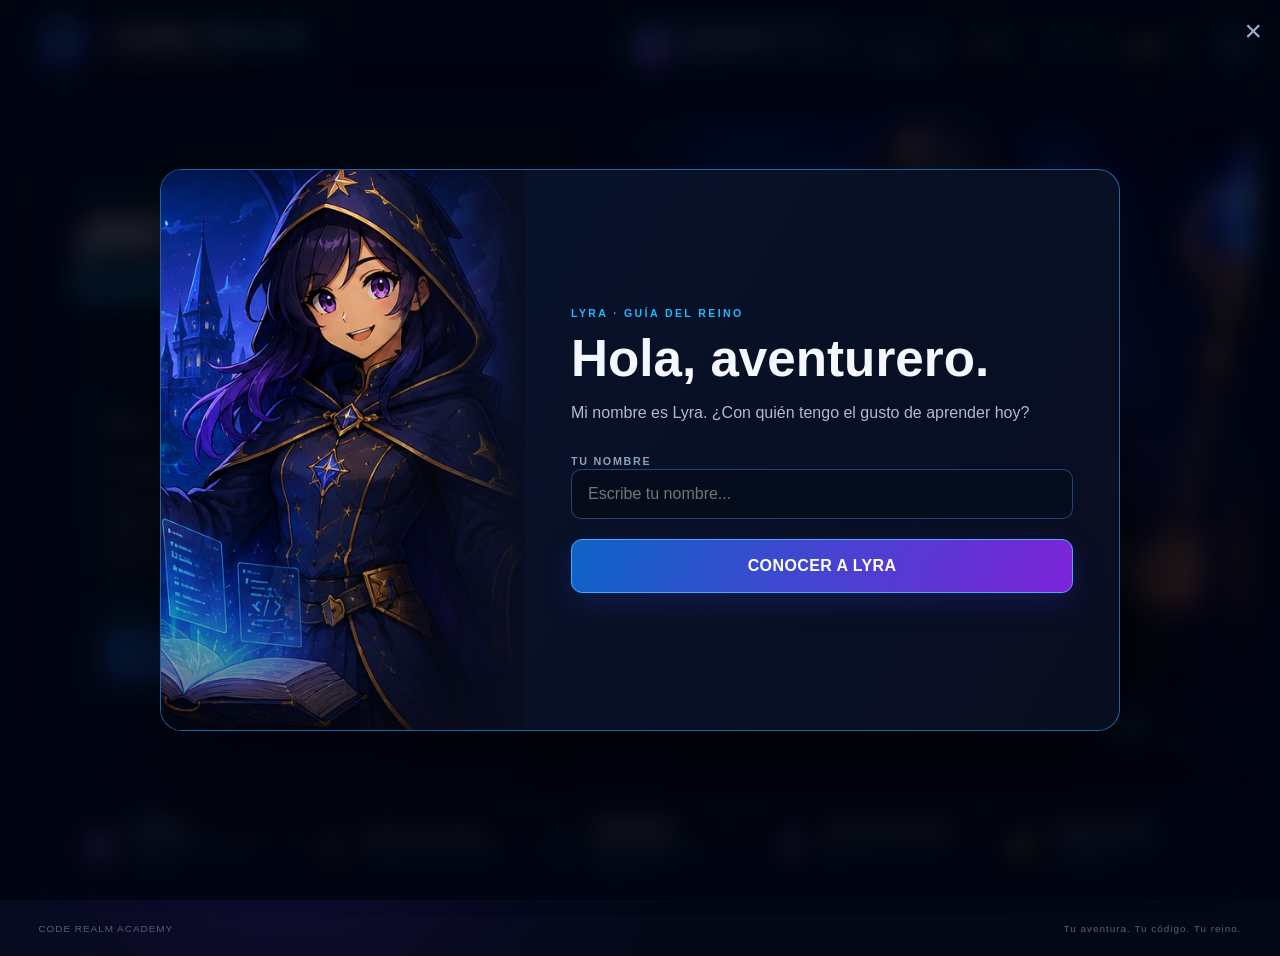
<file: index.html>
<!DOCTYPE html>
<html lang="es">
<head>
  <meta charset="UTF-8">
  <meta name="viewport" content="width=device-width, initial-scale=1.0">
  <title>CODE REALM ACADEMY</title>
  <link rel="stylesheet" href="style.css">
</head>
<body>
  <div class="ambient ambient-one"></div>
  <div class="ambient ambient-two"></div>

  <header class="topbar">
    <a class="brand" href="index.html">
      <img src="logo.png" alt="CODE REALM ACADEMY">
    </a>

    <div class="player-hud">
      <div class="avatar-mini" id="avatarMini">?</div>
      <div class="player-info">
        <strong id="playerNameTop">AVENTURERO</strong>
        <span id="rankTop">NOVATO</span>
      </div>
      <div class="level-box">
        <span>NIVEL <b id="levelTop">1</b></span>
        <div class="xp-mini"><i id="xpBarTop"></i></div>
        <small><b id="xpTop">0</b> / <b id="xpNextTop">100</b> EXP</small>
      </div>
    </div>

    <div class="resources">
      <div class="resource exp"><span>★</span><b id="expResource">0</b><small>EXP</small></div>
      <div class="resource crystals"><span>♦</span><b id="crystalsResource">0</b><small>CRISTALES</small></div>
      <div class="resource gold"><span>◉</span><b id="goldResource">0</b><small>ORO</small></div>
      <button class="icon-button" aria-label="Configuración">⚙</button>
    </div>
  </header>

  <main class="welcome-shell">
    <section class="welcome-copy">
      <div class="eyebrow">TU AVENTURA COMIENZA AQUÍ</div>
      <h1>¡BIENVENIDO A<br><span>CODE REALM!</span></h1>
      <div class="code-divider"><span>&lt;/&gt;</span></div>

      <div class="dialogue-card">
        <div class="dialogue-title">HOLA, <strong id="welcomeName">AVENTURERO</strong> 👋</div>
        <p>Soy <b>Lyra</b>, tu guía en este mundo.</p>
        <p>Aquí aprenderás a programar mientras completas misiones, desbloqueas habilidades y construyes tus propios proyectos.</p>
        <div class="question" id="welcomeQuestion">¿ESTÁS LISTO PARA COMENZAR TU AVENTURA?</div>
        <button class="primary-button" id="startAdventure"><span>✦</span> COMENZAR AVENTURA</button>
      </div>
    </section>

    <section class="hero-art">
      <div class="art-glow"></div>
      <img src="lyra.png" alt="Lyra, guía de CODE REALM">
      <div class="art-label"><span>GUÍA DEL REINO</span><strong>LYRA</strong></div>
    </section>
  </main>

  <section class="features">
    <article><div class="feature-icon purple">▣</div><div><b>APRENDE</b><span>Desde lo básico hasta nivel avanzado</span></div></article>
    <article><div class="feature-icon gold">⚔</div><div><b>COMPLETA MISIONES</b><span>Desafíos prácticos y divertidos</span></div></article>
    <article><div class="feature-icon blue">◇</div><div><b>DESBLOQUEA HABILIDADES</b><span>Mejora tus habilidades de programación</span></div></article>
    <article><div class="feature-icon violet">♜</div><div><b>GANA RECOMPENSAS</b><span>EXP, cristales, oro y mucho más</span></div></article>
    <article><div class="feature-icon amber">♛</div><div><b>SUBE DE RANGO</b><span>Conviértete en un gran desarrollador</span></div></article>
  </section>

  <footer><span>CODE REALM ACADEMY</span><span>Tu aventura. Tu código. Tu reino.</span></footer>

  <div class="intro-overlay" id="introOverlay">
    <div class="intro-card">
      <button class="intro-close" id="introClose" aria-label="Cerrar">×</button>
      <div class="intro-avatar"><img src="lyra.png" alt="Lyra"></div>
      <div class="intro-content">
        <span class="intro-tag">LYRA · GUÍA DEL REINO</span>
        <h2 id="introTitle">Hola, aventurero.</h2>
        <p id="introText">Mi nombre es Lyra. ¿Con quién tengo el gusto de aprender hoy?</p>

        <div id="introStep"></div>

        <button class="primary-button" id="introNext">CONTINUAR</button>
      </div>
    </div>
  </div>

  <script src="app.js"></script>
</body>
</html>
</file>
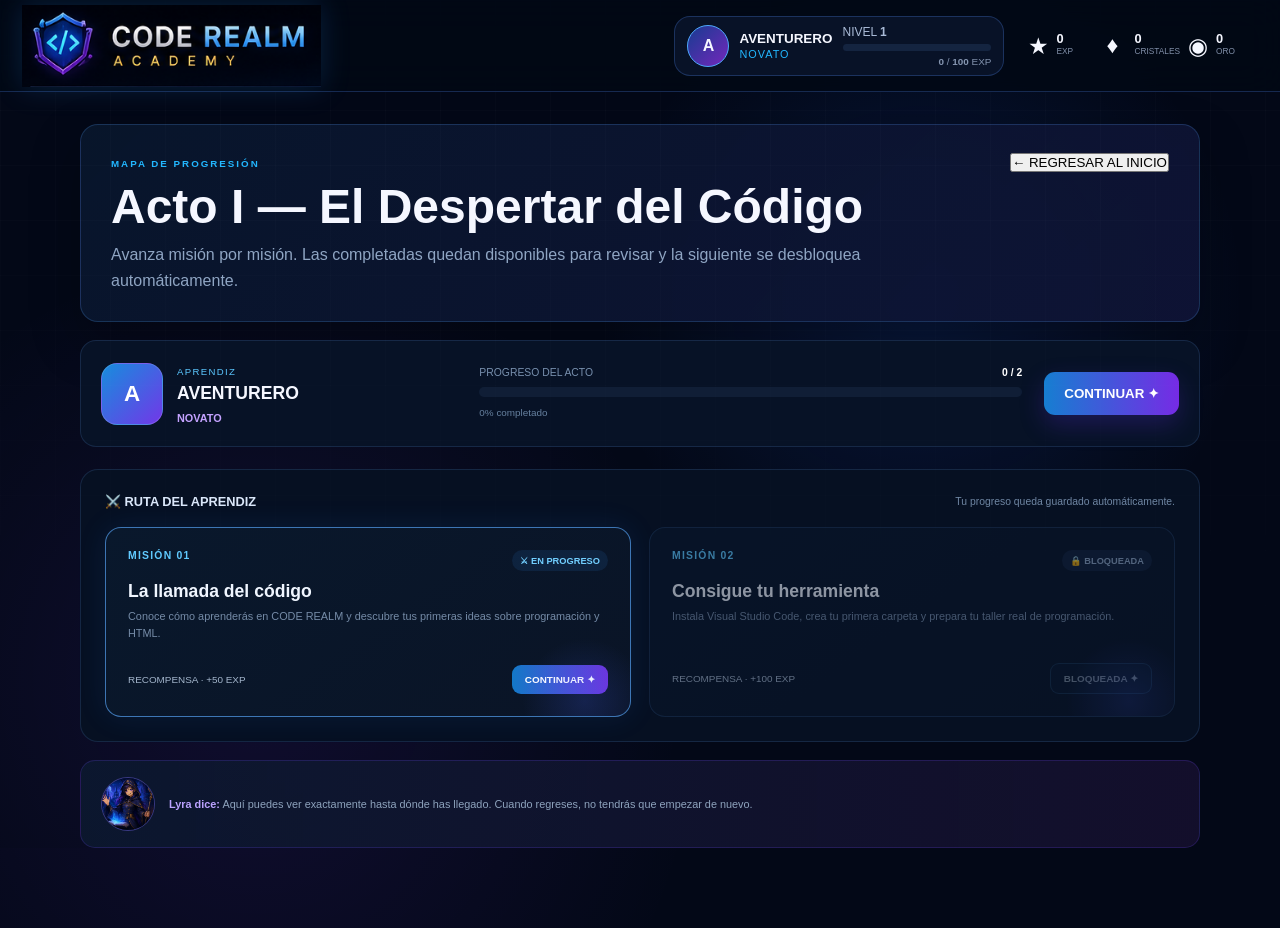
<file: act1-map.html>
<!doctype html>
<html lang="es">
<head>
<meta charset="UTF-8">
<meta name="viewport" content="width=device-width, initial-scale=1.0">
<title>Mapa del Acto I | CODE REALM ACADEMY</title>
<link rel="stylesheet" href="style.css">
<link rel="stylesheet" href="home.css">
<link rel="stylesheet" href="act1-map.css">
</head>
<body>
<header class="topbar">
  <a class="brand" href="home.html"><img src="logo.png" alt="CODE REALM ACADEMY"></a>
  <div class="player-hud">
    <div class="avatar-mini" id="avatarMini">?</div>
    <div class="player-info"><strong id="playerName">AVENTURERO</strong><span id="playerRank">NOVATO</span></div>
    <div class="level-box"><span>NIVEL <b id="playerLevel">1</b></span><div class="xp-mini"><i id="playerXpBar"></i></div><small><b id="playerXp">0</b> / <b id="playerXpNext">100</b> EXP</small></div>
  </div>
  <div class="resources">
    <div class="resource"><span>★</span><b id="expResource">0</b><small>EXP</small></div>
    <div class="resource"><span>♦</span><b id="crystalsResource">0</b><small>CRISTALES</small></div>
    <div class="resource"><span>◉</span><b id="goldResource">0</b><small>ORO</small></div>
  </div>
</header>

<main class="map-page">
  <section class="map-hero">
    <div>
      <span class="section-tag">MAPA DE PROGRESIÓN</span>
      <h1>Acto I — El Despertar del Código</h1>
      <p>Avanza misión por misión. Las completadas quedan disponibles para revisar y la siguiente se desbloquea automáticamente.</p>
    </div>
    <button class="back-button" id="backHome">← REGRESAR AL INICIO</button>
  </section>

  <section class="map-summary">
    <div class="summary-player">
      <div class="avatar-large" id="avatarLarge">?</div>
      <div><span>APRENDIZ</span><h2 id="summaryName">AVENTURERO</h2><b id="summaryRank">NOVATO</b></div>
    </div>
    <div class="summary-progress">
      <div class="summary-line"><span>PROGRESO DEL ACTO</span><strong id="actProgressText">0 / 2</strong></div>
      <div class="big-progress"><i id="actProgressBar"></i></div>
      <small id="actPercent">0% completado</small>
    </div>
    <button class="continue-button" id="continueBtn">CONTINUAR ✦</button>
  </section>

  <section class="mission-map">
    <div class="map-title"><span>⚔️ RUTA DEL APRENDIZ</span><small id="mapHint">Completa una misión para desbloquear la siguiente.</small></div>
    <div class="mission-list" id="missionList"></div>
  </section>

  <div class="lyra-tip"><div class="map-lyra"><img src="lyra.png" alt="Lyra"></div><p id="lyraMessage"><b>Lyra dice:</b> Aquí puedes ver exactamente hasta dónde has llegado. Cuando regreses, no tendrás que empezar de nuevo.</p></div>
</main>

<script src="realm-system.js"></script>
<script src="act1-map.js"></script>
</body>
</html>
</file>
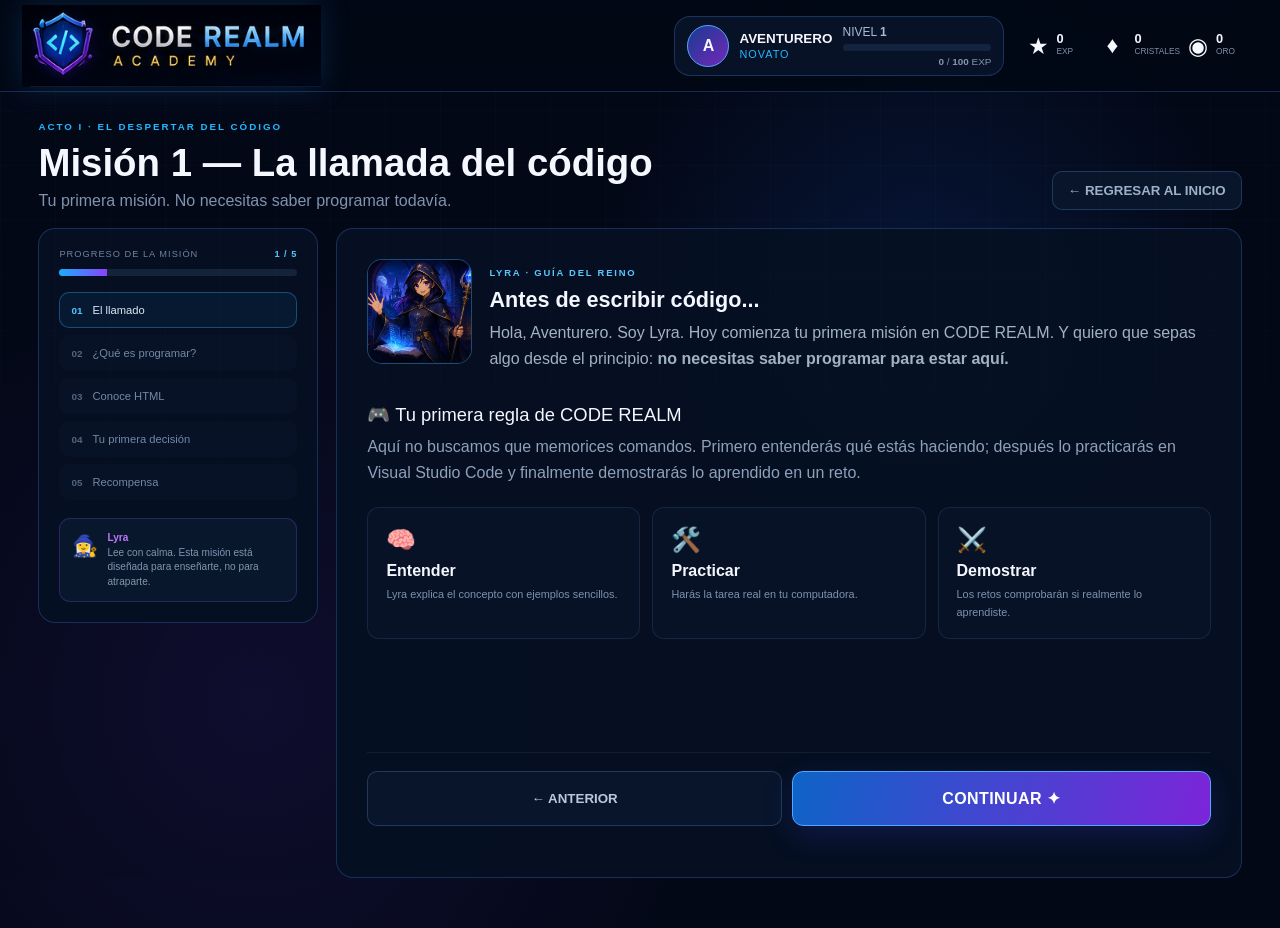
<file: act1.html>
<!doctype html>
<html lang="es">
<head>
<meta charset="UTF-8">
<meta name="viewport" content="width=device-width, initial-scale=1.0">
<title>Acto I — Misión 1 | CODE REALM</title>
<link rel="stylesheet" href="style.css">
<link rel="stylesheet" href="home.css">
<link rel="stylesheet" href="act1.css">
</head>
<body>
<header class="topbar">
  <a class="brand" href="home.html"><img src="logo.png" alt="CODE REALM ACADEMY"></a>
  <div class="player-hud">
    <div class="avatar-mini" id="avatarMini">?</div>
    <div class="player-info"><strong id="playerName">AVENTURERO</strong><span id="playerRank">NOVATO</span></div>
    <div class="level-box">
      <span>NIVEL <b id="playerLevel">1</b></span>
      <div class="xp-mini"><i id="playerXpBar"></i></div>
      <small><b id="playerXp">0</b> / <b id="playerXpNext">100</b> EXP</small>
    </div>
  </div>
  <div class="resources">
    <div class="resource"><span>★</span><b id="expResource">0</b><small>EXP</small></div>
    <div class="resource"><span>♦</span><b id="crystalsResource">0</b><small>CRISTALES</small></div>
    <div class="resource"><span>◉</span><b id="goldResource">0</b><small>ORO</small></div>
  </div>
</header>

<main class="mission-page">
  <div class="mission-top">
    <div>
      <span class="section-tag">ACTO I · EL DESPERTAR DEL CÓDIGO</span>
      <h1>Misión 1 — La llamada del código</h1>
      <p>Tu primera misión. No necesitas saber programar todavía.</p>
    </div>
    <button class="back-button" id="backHome">← REGRESAR AL INICIO</button>
  </div>

  <div class="mission-layout">
    <aside class="mission-sidebar">
      <div class="mission-progress-title"><span>PROGRESO DE LA MISIÓN</span><b id="stepCounter">1 / 5</b></div>
      <div class="mission-progress"><i id="missionBar"></i></div>
      <div class="steps">
        <button class="step active" data-step="0"><b>01</b><span>El llamado</span></button>
        <button class="step" data-step="1"><b>02</b><span>¿Qué es programar?</span></button>
        <button class="step" data-step="2"><b>03</b><span>Conoce HTML</span></button>
        <button class="step" data-step="3"><b>04</b><span>Tu primera decisión</span></button>
        <button class="step" data-step="4"><b>05</b><span>Recompensa</span></button>
      </div>
      <div class="side-tip"><span>🧙‍♀️</span><p><b>Lyra</b><br>Lee con calma. Esta misión está diseñada para enseñarte, no para atraparte.</p></div>
    </aside>

    <section class="mission-card">
      <div class="lyra-row">
        <div class="lyra-avatar"><img src="lyra.png" alt="Lyra"></div>
        <div class="dialogue">
          <span class="speaker">LYRA · GUÍA DEL REINO</span>
          <h2 id="dialogueTitle">Antes de escribir código...</h2>
          <p id="dialogueText">Hola, aventurero. Soy Lyra. Hoy comienza tu primera misión en CODE REALM. Y quiero que sepas algo desde el principio: no necesitas saber programar para estar aquí.</p>
        </div>
      </div>

      <div class="lesson-area" id="lessonArea"></div>

      <div class="mission-actions">
        <button class="secondary-button" id="prevBtn" disabled>← ANTERIOR</button>
        <button class="primary-button" id="nextBtn">CONTINUAR ✦</button>
      </div>
    </section>
  </div>
</main>

<div class="toast" id="toast"></div>
<div class="levelup" id="levelUp">
  <div class="levelup-box"><span>✦</span><small>¡NUEVO NIVEL!</small><strong id="levelUpNumber">NIVEL 2</strong><p>Tu aventura acaba de crecer.</p><button class="primary-button" id="closeLevel">CONTINUAR</button></div>
</div>
<script src="realm-system.js"></script>
<script src="act1.js"></script>
</body>
</html>
</file>
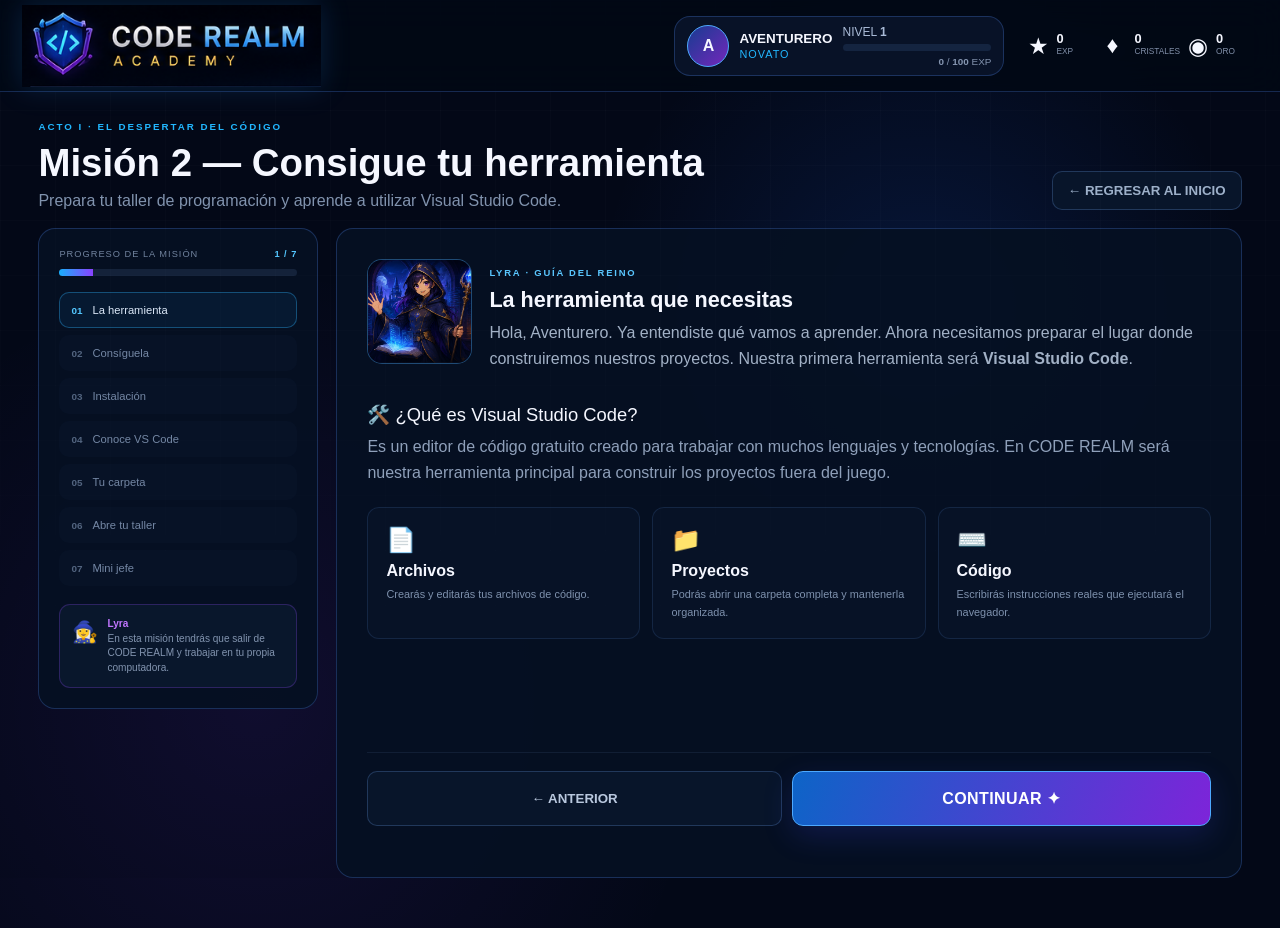
<file: act2.html>
<!doctype html><html lang="es"><head><meta charset="utf-8"><meta name="viewport" content="width=device-width,initial-scale=1"><title>Acto I — Misión 2 | CODE REALM</title><link rel="stylesheet" href="style.css"><link rel="stylesheet" href="home.css"><link rel="stylesheet" href="act1.css"><style>.external-step{margin-top:18px;padding:15px;border:1px solid rgba(255,190,55,.25);background:rgba(255,190,55,.05);border-radius:11px;color:#b9a77b;font-size:.7rem}.external-step b{color:#ffd36a}.checklist{display:grid;gap:8px;margin-top:17px}.check{display:flex;gap:9px;align-items:center;padding:11px;background:#071226;border:1px solid rgba(80,129,198,.18);border-radius:9px;color:#9aacc5;font-size:.7rem}.check span{color:#55caff;font-weight:900}.open-link{display:inline-block;margin-top:16px;text-decoration:none;color:#fff;background:#087dcc;border-radius:9px;padding:11px 15px;font-size:.7rem;font-weight:900}.interface-grid{display:grid;grid-template-columns:repeat(2,1fr);gap:10px;margin-top:18px}.interface-box{padding:14px;background:#071226;border:1px solid rgba(80,129,198,.2);border-radius:10px}.interface-box b{display:block;color:#cfe0f5;font-size:.72rem;margin-bottom:4px}.interface-box span{color:#7387a4;font-size:.63rem;line-height:1.45}</style></head><body><header class="topbar"><a class="brand" href="home.html"><img src="logo.png" alt="CODE REALM ACADEMY"></a><div class="player-hud"><div class="avatar-mini" id="avatarMini">?</div><div class="player-info"><strong id="playerName">AVENTURERO</strong><span id="playerRank">NOVATO</span></div><div class="level-box"><span>NIVEL <b id="playerLevel">1</b></span><div class="xp-mini"><i id="playerXpBar"></i></div><small><b id="playerXp">0</b> / <b id="playerXpNext">100</b> EXP</small></div></div><div class="resources"><div class="resource"><span>★</span><b id="expResource">0</b><small>EXP</small></div><div class="resource"><span>♦</span><b id="crystalsResource">0</b><small>CRISTALES</small></div><div class="resource"><span>◉</span><b id="goldResource">0</b><small>ORO</small></div></div></header><main class="mission-page"><div class="mission-top"><div><span class="section-tag">ACTO I · EL DESPERTAR DEL CÓDIGO</span><h1>Misión 2 — Consigue tu herramienta</h1><p>Prepara tu taller de programación y aprende a utilizar Visual Studio Code.</p></div><button class="back-button" id="backHome">← REGRESAR AL INICIO</button></div><div class="mission-layout"><aside class="mission-sidebar"><div class="mission-progress-title"><span>PROGRESO DE LA MISIÓN</span><b id="stepCounter">1 / 7</b></div><div class="mission-progress"><i id="missionBar"></i></div><div class="steps"><button class="step active" data-step="0"><b>01</b><span>La herramienta</span></button><button class="step" data-step="1"><b>02</b><span>Consíguela</span></button><button class="step" data-step="2"><b>03</b><span>Instalación</span></button><button class="step" data-step="3"><b>04</b><span>Conoce VS Code</span></button><button class="step" data-step="4"><b>05</b><span>Tu carpeta</span></button><button class="step" data-step="5"><b>06</b><span>Abre tu taller</span></button><button class="step" data-step="6"><b>07</b><span>Mini jefe</span></button></div><div class="side-tip"><span>🧙‍♀️</span><p><b>Lyra</b><br>En esta misión tendrás que salir de CODE REALM y trabajar en tu propia computadora.</p></div></aside><section class="mission-card"><div class="lyra-row"><div class="lyra-avatar"><img src="lyra.png" alt="Lyra"></div><div class="dialogue"><span class="speaker">LYRA · GUÍA DEL REINO</span><h2 id="dialogueTitle"></h2><p id="dialogueText"></p></div></div><div class="lesson-area" id="lessonArea"></div><div class="mission-actions"><button class="secondary-button" id="prevBtn">← ANTERIOR</button><button class="primary-button" id="nextBtn">CONTINUAR ✦</button></div></section></div></main><div class="toast" id="toast"></div><script src="realm-system.js"></script>
<script src="act2.js"></script></body></html>
</file>
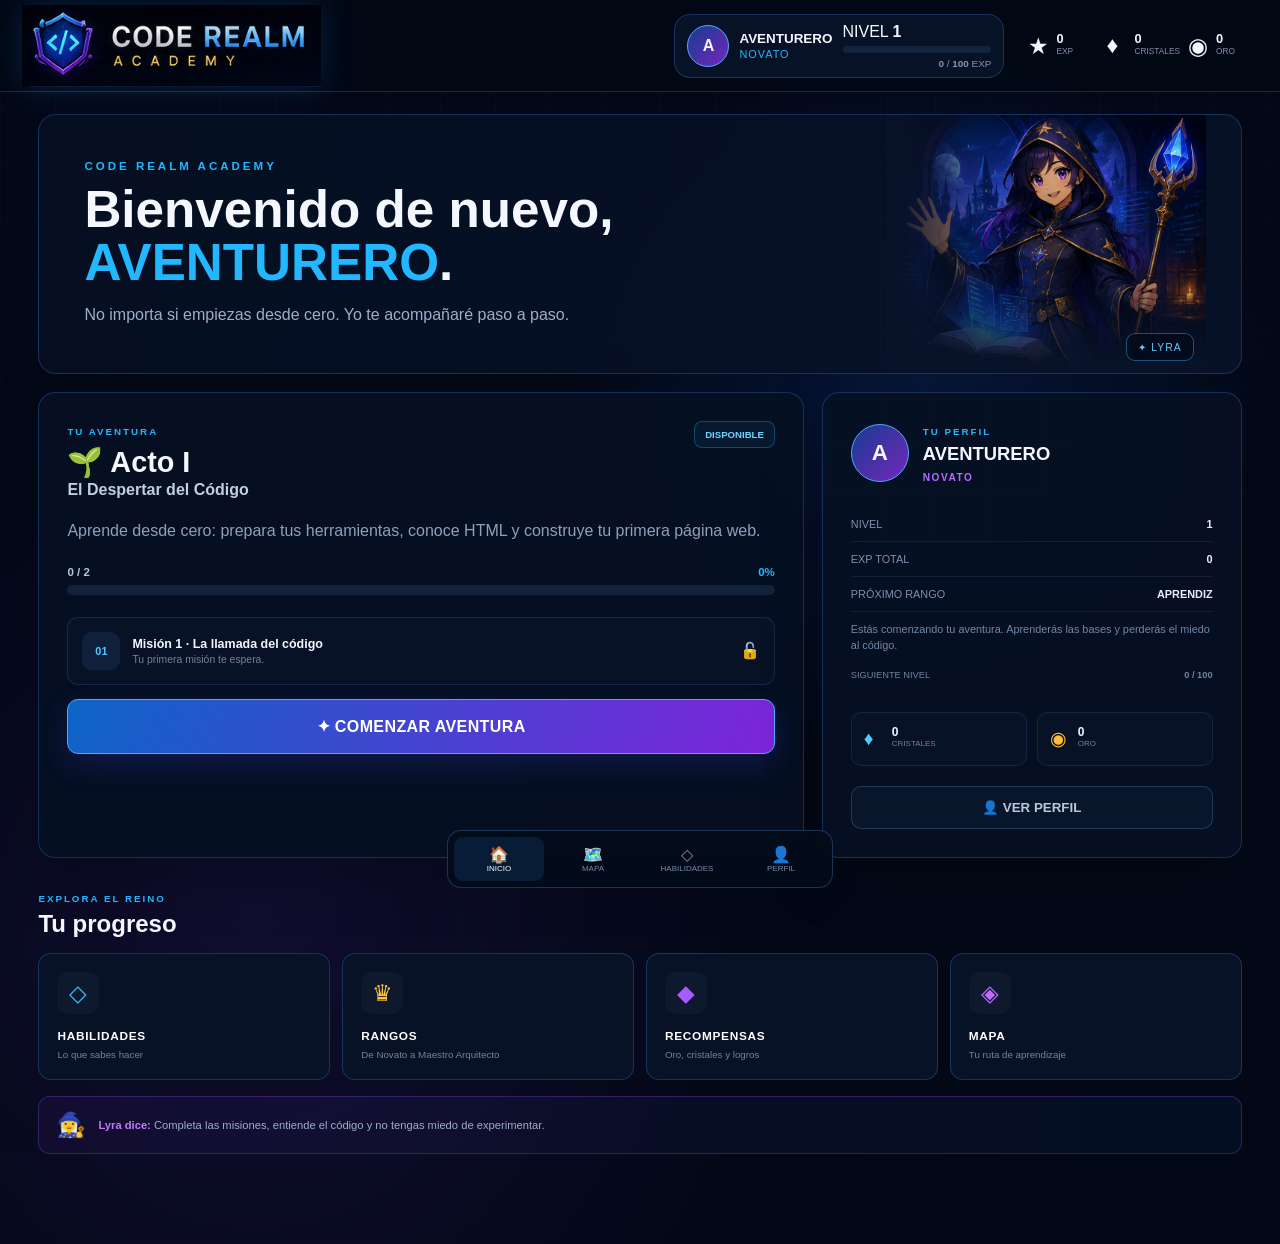
<file: home.html>
<!doctype html>
<html lang="es"><head>
<meta charset="utf-8"><meta name="viewport" content="width=device-width,initial-scale=1">
<title>CODE REALM ACADEMY</title><link rel="stylesheet" href="style.css"><link rel="stylesheet" href="home.css">
</head><body>
<header class="topbar"><a class="brand" href="home.html"><img src="logo.png" alt="CODE REALM"></a>
<div class="player-hud"><div class="avatar-mini" id="avatar">?</div><div class="player-info"><strong id="name">AVENTURERO</strong><span id="rank">NOVATO</span></div><div class="level-box">NIVEL <b id="level">1</b><div class="xp-mini"><i id="xpbar"></i></div><small><b id="xp">0</b> / <b id="next">100</b> EXP</small></div></div>
<div class="resources"><div class="resource"><span>★</span><b id="expR">0</b><small>EXP</small></div><div class="resource"><span>♦</span><b id="crystals">0</b><small>CRISTALES</small></div><div class="resource"><span>◉</span><b id="gold">0</b><small>ORO</small></div></div></header>
<main class="dashboard">
<section class="dashboard-hero"><div><div class="eyebrow">CODE REALM ACADEMY</div><h1>Bienvenido de nuevo,<br><span id="hero">AVENTURERO</span>.</h1><p id="lyra">No importa si empiezas desde cero. Yo te acompañaré paso a paso.</p></div><div class="hero-lyra"><img src="lyra.png" alt="Lyra"><div class="lyra-badge">✦ LYRA</div></div></section>
<section class="dashboard-grid">
<article class="adventure-card"><div class="card-head"><div><span class="section-tag">TU AVENTURA</span><h2>🌱 Acto I</h2><h3>El Despertar del Código</h3></div><div class="act-status">DISPONIBLE</div></div>
<p>Aprende desde cero: prepara tus herramientas, conoce HTML y construye tu primera página web.</p>
<div class="progress-row"><div><strong id="progress">0 / 13</strong><span id="percent">0%</span></div><div class="progress-track"><i id="actbar"></i></div></div>
<div class="mission-preview"><div class="mission-icon">01</div><div><b>La llamada del código</b><span>Tu primera misión te espera.</span></div>🔓</div>
<button class="primary-button" id="start">✦ COMENZAR AVENTURA</button></article>
<aside class="profile-card"><div class="profile-top"><div class="profile-avatar" id="avatar2">A</div><div><span class="section-tag">TU PERFIL</span><h2 id="name2">AVENTURERO</h2><b id="rank2">NOVATO</b></div></div>
<div class="stat-line"><span>NIVEL</span><strong id="level2">1</strong></div><div class="stat-line"><span>EXP TOTAL</span><strong id="exp2">0</strong></div><div class="stat-line"><span>PRÓXIMO RANGO</span><strong id="nextRank2">APRENDIZ</strong></div><p id="rankDesc2" style="color:#7387a4;font-size:.68rem;line-height:1.45;margin:10px 0 0"></p>
<div class="profile-xp"><div><span>SIGUIENTE NIVEL</span><b id="xptext">0 / 100</b></div><i id="profilebar"></i></div>
<div class="profile-resources"><div><span>♦</span><b id="cr2">0</b><small>CRISTALES</small></div><div><span>◉</span><b id="go2">0</b><small>ORO</small></div></div>
<button class="secondary-button" id="profile">👤 VER PERFIL</button></aside></section>
<section class="menu-section"><div class="section-heading"><span class="section-tag">EXPLORA EL REINO</span><h2>Tu progreso</h2></div>
<div class="menu-grid"><button class="menu-card" data-msg="Aquí descubrirás las habilidades que desbloquees."><span class="menu-icon blue">◇</span><b>HABILIDADES</b><small>Lo que sabes hacer</small></button>
<button class="menu-card" data-msg="Tu rango crecerá conforme avances."><span class="menu-icon gold">♛</span><b>RANGOS</b><small>De Novato a Maestro Arquitecto</small></button>
<button class="menu-card" data-msg="Aquí reuniremos tus recompensas."><span class="menu-icon purple">◆</span><b>RECOMPENSAS</b><small>Oro, cristales y logros</small></button>
<button class="menu-card" data-msg="Aquí veremos el camino de tus actos."><span class="menu-icon violet">◈</span><b>MAPA</b><small>Tu ruta de aprendizaje</small></button></div>
<div class="lyra-tip" id="tip"><span>🧙‍♀️</span><p><b>Lyra dice:</b> Completa las misiones, entiende el código y no tengas miedo de experimentar.</p></div></section></main>
<nav class="bottom-nav"><a class="active" href="home.html">🏠<span>INICIO</span></a><a href="#" data-nav="Mapa">🗺️<span>MAPA</span></a><a href="#" data-nav="Habilidades">◇<span>HABILIDADES</span></a><a href="#" data-nav="Perfil">👤<span>PERFIL</span></a></nav>
<script src="realm-system.js"></script>
<script src="home.js"></script></body></html>
</file>
<file: style.css>
*{box-sizing:border-box;margin:0;padding:0}
:root{
  --bg:#030817;--panel:#071226;--panel2:#0b1730;--line:rgba(85,145,255,.25);
  --blue:#22b7ff;--purple:#914dff;--gold:#f4bb39;--text:#f5f7ff;--muted:#9aa9c3
}
html,body{min-height:100%;font-family:Inter,Segoe UI,Arial,sans-serif;color:var(--text);background:
radial-gradient(circle at 72% 35%,rgba(30,105,255,.15),transparent 30%),
radial-gradient(circle at 20% 80%,rgba(130,60,255,.1),transparent 35%),var(--bg)}
body{overflow-x:hidden}
body:before{content:"";position:fixed;inset:0;pointer-events:none;background-image:linear-gradient(rgba(255,255,255,.018) 1px,transparent 1px),linear-gradient(90deg,rgba(255,255,255,.018) 1px,transparent 1px);background-size:55px 55px;mask-image:linear-gradient(to bottom,black,transparent 85%)}
.ambient{position:fixed;width:320px;height:320px;border-radius:50%;filter:blur(100px);opacity:.13;pointer-events:none}.ambient-one{background:#168eff;top:15%;right:10%}.ambient-two{background:#8b38ff;bottom:5%;left:10%}
.topbar{height:92px;display:flex;align-items:center;gap:24px;padding:10px 22px;border-bottom:1px solid var(--line);background:rgba(2,8,21,.88);backdrop-filter:blur(18px);position:sticky;top:0;z-index:20}
.brand{display:flex;align-items:center;min-width:310px}.brand img{width:300px;height:82px;object-fit:contain;object-position:left center;filter:drop-shadow(0 0 14px rgba(44,154,255,.18))}
.player-hud{display:flex;align-items:center;gap:10px;margin-left:auto;padding:8px 12px;border:1px solid var(--line);border-radius:16px;background:rgba(9,21,43,.9);min-width:330px}
.avatar-mini{width:42px;height:42px;border-radius:50%;display:grid;place-items:center;background:linear-gradient(135deg,#173c91,#7427bb);border:1px solid #4ea9ff;font-weight:900}
.player-info{display:grid;gap:2px;min-width:85px}.player-info strong{font-size:.84rem}.player-info span{font-size:.68rem;color:var(--blue);letter-spacing:1px}
.level-box{flex:1}.level-box>span{display:block;font-size:.75rem;color:#a9bad6}.xp-mini{height:7px;margin:5px 0;background:#142440;border-radius:10px;overflow:hidden}.xp-mini i{display:block;width:0;height:100%;background:linear-gradient(90deg,var(--blue),var(--purple));transition:.4s}.level-box small{display:block;text-align:right;color:#8494af;font-size:.62rem}
.resources{display:flex;align-items:center;gap:8px}.resource{display:grid;grid-template-columns:25px 1fr;grid-template-rows:1fr 1fr;column-gap:3px;min-width:70px}.resource span{grid-row:1/3;align-self:center;font-size:1.45rem}.resource b{font-size:.8rem;align-self:end}.resource small{font-size:.52rem;color:#8190a9;align-self:start}.exp span{color:#ffd04d}.crystals span{color:#48c9ff}.gold span{color:#ffbf34}.icon-button{width:48px;height:48px;border-radius:13px;border:1px solid var(--line);background:#08142a;color:#a7b5cf;font-size:1.2rem}
.welcome-shell{width:min(1500px,96%);min-height:660px;margin:20px auto 16px;display:grid;grid-template-columns:45% 55%;border:1px solid var(--line);border-radius:18px;overflow:hidden;background:linear-gradient(90deg,rgba(4,12,27,.98),rgba(4,12,27,.72));box-shadow:0 30px 100px rgba(0,0,0,.45)}
.welcome-copy{padding:55px 48px 45px;display:flex;flex-direction:column;justify-content:center;position:relative;z-index:2}.eyebrow{font-size:.72rem;letter-spacing:3px;color:var(--blue);font-weight:800;margin-bottom:12px}.welcome-copy h1{font-size:clamp(2.5rem,4vw,4.5rem);line-height:.98;letter-spacing:-2px}.welcome-copy h1 span{color:var(--blue);text-shadow:0 0 24px rgba(34,183,255,.18)}.code-divider{height:42px;display:flex;align-items:center;gap:14px;color:var(--blue);margin:15px 0 18px}.code-divider:before,.code-divider:after{content:"";height:1px;background:linear-gradient(90deg,transparent,var(--blue),transparent);flex:1}.code-divider span{width:42px;height:42px;border:1px solid var(--blue);display:grid;place-items:center;transform:rotate(45deg);font-family:monospace}.code-divider span::first-letter{transform:rotate(-45deg)}
.dialogue-card{padding:28px;border:1px solid rgba(31,174,255,.7);border-radius:16px;background:linear-gradient(145deg,rgba(8,20,40,.94),rgba(5,12,26,.92));box-shadow:inset 0 0 30px rgba(25,124,255,.035),0 0 30px rgba(18,145,255,.06)}.dialogue-title{font-size:1.15rem;letter-spacing:1px;margin-bottom:18px}.dialogue-title strong{color:#974cff}.dialogue-card p{color:#b3c0d5;line-height:1.65;margin:8px 0}.dialogue-card p b{color:white}.question{color:var(--blue);font-weight:800;font-size:.88rem;margin:27px 0 15px}.primary-button{width:100%;padding:17px;border:1px solid #4da9ff;border-radius:11px;background:linear-gradient(110deg,#0d64c7,#7d24d9);color:white;font-weight:900;font-size:1rem;letter-spacing:.4px;box-shadow:0 10px 30px rgba(65,73,255,.18);cursor:pointer;transition:.2s}.primary-button:hover{transform:translateY(-2px);box-shadow:0 14px 34px rgba(82,83,255,.3)}.primary-button span{margin-right:8px}
.hero-art{position:relative;min-height:660px;overflow:hidden;background:#07112b}.hero-art:before{content:"";position:absolute;inset:0;background:linear-gradient(90deg,#07112b 0%,transparent 24%),linear-gradient(0deg,rgba(2,7,20,.65),transparent 35%);z-index:1}.hero-art img{position:absolute;inset:0;width:100%;height:100%;object-fit:cover;object-position:center top;filter:saturate(1.06);transform:scale(1.03)}.art-glow{position:absolute;width:260px;height:260px;right:24%;top:20%;border-radius:50%;background:#197cff;filter:blur(90px);opacity:.18}.art-label{position:absolute;right:28px;bottom:25px;z-index:2;padding:11px 17px;border:1px solid rgba(63,164,255,.38);border-radius:12px;background:rgba(3,10,24,.7);backdrop-filter:blur(8px);display:grid;gap:2px}.art-label span{font-size:.55rem;color:#8fa0bb;letter-spacing:2px}.art-label strong{font-size:.9rem;color:#64caff}
.features{width:min(1460px,94%);margin:0 auto 18px;padding:20px 24px;display:grid;grid-template-columns:repeat(5,1fr);border:1px solid var(--line);border-radius:15px;background:rgba(5,15,31,.9);backdrop-filter:blur(10px)}.features article{display:flex;gap:12px;align-items:center;padding:5px 18px;border-right:1px solid rgba(106,139,190,.22)}.features article:last-child{border-right:0}.feature-icon{font-size:2rem;min-width:38px;text-align:center}.feature-icon.purple{color:#a35aff}.feature-icon.gold{color:#ffbd32}.feature-icon.blue{color:#31bfff}.feature-icon.violet{color:#ad5bff}.feature-icon.amber{color:#ffc033}.features b{display:block;font-size:.68rem;letter-spacing:.5px;margin-bottom:4px}.features span{display:block;color:#8999b3;font-size:.63rem;line-height:1.35}
footer{width:min(1460px,94%);margin:auto;padding:8px 0 22px;display:flex;justify-content:space-between;color:#53627a;font-size:.62rem;letter-spacing:1px}
@media(max-width:1100px){.topbar{flex-wrap:wrap;height:auto}.brand{min-width:260px}.player-hud{margin-left:0}.resources{margin-left:auto}.welcome-shell{grid-template-columns:1fr;min-height:0}.hero-art{height:520px;min-height:520px;order:-1}.welcome-copy{padding:35px 30px}.features{grid-template-columns:repeat(2,1fr)}.features article:nth-child(2){border-right:0}.features article{margin-bottom:12px}}
@media(max-width:700px){.topbar{padding:8px 12px;gap:10px}.brand{min-width:0;width:100%;justify-content:center}.brand img{width:245px;height:65px}.player-hud{width:100%;min-width:0}.resources{width:100%;justify-content:center}.resource{min-width:58px}.welcome-shell{width:94%;margin-top:10px}.hero-art{height:390px;min-height:390px}.welcome-copy{padding:28px 18px}.welcome-copy h1{font-size:2.45rem}.dialogue-card{padding:21px}.features{grid-template-columns:1fr;padding:12px}.features article{border-right:0;border-bottom:1px solid rgba(106,139,190,.2);padding:12px}.features article:last-child{border-bottom:0}footer{flex-direction:column;gap:6px}}

.intro-overlay{position:fixed;inset:0;z-index:100;display:none;align-items:center;justify-content:center;padding:18px;background:rgba(1,5,16,.78);backdrop-filter:blur(12px)}
.intro-overlay.active{display:flex}
.intro-card{width:min(960px,96vw);display:grid;grid-template-columns:38% 62%;overflow:hidden;border:1px solid rgba(54,172,255,.55);border-radius:22px;background:linear-gradient(120deg,#07142c,#090d20);box-shadow:0 40px 120px rgba(0,0,0,.65)}
.intro-avatar{height:560px;overflow:hidden;background:#07122a;position:relative}
.intro-avatar:after{content:"";position:absolute;inset:0;background:linear-gradient(90deg,transparent 60%,#090d20 100%),linear-gradient(0deg,rgba(3,7,18,.5),transparent 50%)}
.intro-avatar img{width:100%;height:100%;object-fit:cover;object-position:center top;transform:scale(1.08)}
.intro-content{padding:54px 46px;display:flex;flex-direction:column;justify-content:center;position:relative}
.intro-close{position:absolute;right:18px;top:14px;border:0;background:transparent;color:#9fb0cb;font-size:30px;cursor:pointer}
.intro-tag{color:var(--blue);font-size:.66rem;letter-spacing:2.4px;font-weight:800}
.intro-content h2{font-size:clamp(2rem,4vw,3.4rem);margin:10px 0 12px}
.intro-content p{color:#aebbd0;line-height:1.65;margin-bottom:24px}
.field-label,.question-label{font-size:.67rem;color:#8fa0bb;letter-spacing:1.7px;font-weight:800;margin-bottom:8px}
.text-input{width:100%;padding:15px 16px;border:1px solid rgba(80,151,255,.4);border-radius:10px;background:#050c1b;color:white;outline:none;font-size:1rem;margin-bottom:20px}
.text-input:focus{border-color:var(--blue);box-shadow:0 0 0 3px rgba(34,183,255,.08)}
.choice-grid{display:grid;gap:9px;margin-bottom:24px}
.choice{padding:13px 14px;text-align:left;border:1px solid rgba(80,151,255,.25);border-radius:10px;background:#071226;color:#c9d3e4;cursor:pointer;transition:.18s}
.choice:hover,.choice.selected{border-color:var(--blue);background:rgba(34,183,255,.09);color:white}
@media(max-width:760px){.intro-card{grid-template-columns:1fr}.intro-avatar{height:260px}.intro-content{padding:30px 22px}.intro-avatar:after{background:linear-gradient(0deg,#090d20 0%,transparent 55%)}}
</file>
<file: home.css>
.dashboard{width:min(1450px,94%);margin:22px auto 90px}.dashboard-hero{min-height:260px;display:flex;align-items:center;justify-content:space-between;overflow:hidden;border:1px solid var(--line);border-radius:18px;background:linear-gradient(105deg,rgba(5,15,34,.98),rgba(8,19,42,.82));position:relative;padding:34px 45px}.dashboard-hero h1{font-size:clamp(2rem,4vw,3.8rem);line-height:1.02;margin:7px 0 13px}.dashboard-hero h1 span{color:var(--blue)}.dashboard-hero p{color:#9daec8;max-width:620px;line-height:1.6}.hero-lyra{height:260px;width:320px;position:absolute;right:35px;bottom:0;overflow:hidden}.hero-lyra img{width:100%;height:100%;object-fit:cover;object-position:center top;opacity:.92}.hero-lyra:after{content:"";position:absolute;inset:0;background:linear-gradient(90deg,#08132a 0%,transparent 45%),linear-gradient(0deg,#08132a 0%,transparent 40%)}.lyra-badge{position:absolute;right:12px;bottom:12px;z-index:2;border:1px solid rgba(53,171,255,.45);background:rgba(3,10,24,.75);padding:7px 11px;border-radius:9px;color:#64caff;font-size:.65rem;letter-spacing:1px}.dashboard-grid{display:grid;grid-template-columns:1.55fr .85fr;gap:18px;margin-top:18px}.adventure-card,.profile-card{border:1px solid var(--line);border-radius:17px;background:rgba(6,16,34,.94);padding:28px;box-shadow:0 18px 60px rgba(0,0,0,.22)}.card-head{display:flex;justify-content:space-between;gap:20px}.section-tag{font-size:.61rem;letter-spacing:2px;color:var(--blue);font-weight:900}.adventure-card h2{font-size:1.8rem;margin-top:6px}.adventure-card h3{color:#c3cee0;font-size:1rem;margin-top:2px}.act-status{padding:7px 10px;border-radius:8px;color:#6cd4ff;border:1px solid rgba(44,181,255,.3);background:rgba(34,183,255,.06);font-size:.6rem;font-weight:900;height:max-content}.adventure-card>p{color:#8fa0ba;line-height:1.55;margin:20px 0}.progress-row{margin:22px 0}.progress-row>div:first-child{display:flex;justify-content:space-between;color:#b7c5da;font-size:.72rem;margin-bottom:7px}.progress-row span{color:var(--blue);font-weight:800}.progress-track{height:10px;background:#13223b;border-radius:20px;overflow:hidden}.progress-track i{display:block;width:0;height:100%;background:linear-gradient(90deg,#18aefb,#8a42ff);border-radius:20px}.mission-preview{display:flex;align-items:center;gap:12px;padding:14px;border:1px solid rgba(80,129,198,.2);border-radius:11px;background:#071226;margin-bottom:14px}.mission-icon{width:38px;height:38px;border-radius:9px;display:grid;place-items:center;background:#101f3b;color:#56c6ff;font-size:.68rem;font-weight:900}.mission-preview div:nth-child(2){flex:1}.mission-preview b{display:block;font-size:.78rem}.mission-preview span{display:block;color:#71839f;font-size:.65rem;margin-top:3px}.secondary-button{width:100%;padding:13px;border:1px solid rgba(91,137,204,.3);border-radius:10px;background:#08152a;color:#b9c8de;font-weight:800;margin-top:20px;cursor:pointer}.profile-top{display:flex;gap:14px;align-items:center;margin-bottom:22px}.profile-avatar{width:58px;height:58px;border-radius:50%;display:grid;place-items:center;background:linear-gradient(135deg,#173c91,#7427bb);border:1px solid #4ea9ff;font-size:1.4rem;font-weight:900}.profile-top h2{font-size:1.15rem;margin:4px 0 2px}.profile-top b{font-size:.63rem;color:#b66cff;letter-spacing:1.5px}.stat-line{display:flex;justify-content:space-between;padding:11px 0;border-bottom:1px solid rgba(100,130,180,.13);font-size:.68rem;color:#7e90ac}.stat-line strong{color:#e9effa}.profile-xp{padding-top:16px}.profile-xp>div{display:flex;justify-content:space-between;font-size:.58rem;color:#71839e;margin-bottom:7px}.profile-xp>i{display:block;height:8px;background:#13223b;border-radius:10px;overflow:hidden;position:relative}.profile-xp>i:after{content:"";display:block;width:var(--px,0%);height:100%;background:linear-gradient(90deg,var(--blue),var(--purple))}.profile-resources{display:grid;grid-template-columns:1fr 1fr;gap:10px;margin-top:17px}.profile-resources>div{padding:12px;background:#071226;border:1px solid rgba(80,129,198,.17);border-radius:10px;display:grid;grid-template-columns:28px 1fr;grid-template-rows:1fr 1fr}.profile-resources span{grid-row:1/3;align-self:center;font-size:1.2rem;color:#50caff}.profile-resources div:last-child span{color:#ffbe38}.profile-resources b{font-size:.75rem}.profile-resources small{font-size:.5rem;color:#70829c}.menu-section{margin-top:30px}.section-heading h2{font-size:1.5rem;margin-top:4px}.menu-grid{display:grid;grid-template-columns:repeat(4,1fr);gap:12px;margin-top:15px}.menu-card{border:1px solid var(--line);border-radius:13px;background:#071226;padding:18px;text-align:left;color:white;cursor:pointer;transition:.18s}.menu-card:hover{transform:translateY(-3px);border-color:rgba(70,178,255,.65)}.menu-icon{display:grid;place-items:center;width:42px;height:42px;border-radius:10px;background:rgba(255,255,255,.03);font-size:1.45rem;margin-bottom:15px}.menu-icon.blue{color:#37c0ff}.menu-icon.gold{color:#ffc33b}.menu-icon.purple{color:#a65cff}.menu-icon.violet{color:#c06aff}.menu-card b{display:block;font-size:.74rem;letter-spacing:.7px}.menu-card small{display:block;color:#71839e;font-size:.61rem;line-height:1.4;margin-top:5px}.lyra-tip{display:flex;gap:12px;align-items:center;margin-top:16px;padding:14px 17px;border:1px solid rgba(146,74,255,.3);border-radius:12px;background:linear-gradient(90deg,rgba(102,43,180,.1),rgba(24,145,255,.05));color:#9caec8}.lyra-tip span{font-size:1.5rem}.lyra-tip p{font-size:.7rem;line-height:1.45}.lyra-tip b{color:#c477ff}.bottom-nav{position:fixed;z-index:30;bottom:12px;left:50%;transform:translateX(-50%);display:flex;gap:4px;padding:6px;border:1px solid rgba(75,127,203,.35);border-radius:14px;background:rgba(4,12,27,.92);backdrop-filter:blur(15px)}.bottom-nav a{min-width:90px;padding:8px 12px;text-decoration:none;color:#778aa8;text-align:center;border-radius:9px}.bottom-nav a span{display:block;font-size:.5rem}.bottom-nav a.active{color:white;background:rgba(47,145,255,.12)}@media(max-width:950px){.dashboard-grid{grid-template-columns:1fr}.hero-lyra{opacity:.45}.menu-grid{grid-template-columns:repeat(2,1fr)}}@media(max-width:600px){.dashboard{width:94%}.dashboard-hero{padding:25px 20px}.hero-lyra{right:-60px;width:300px}.menu-grid{grid-template-columns:1fr}.bottom-nav{width:94%}.bottom-nav a{min-width:0;flex:1;padding:7px 4px}}
</file>
<file: act1-map.css>
.map-page{width:min(1120px,calc(100% - 32px));margin:32px auto 80px}.map-hero{display:flex;justify-content:space-between;gap:24px;align-items:flex-start;padding:28px 30px;border:1px solid rgba(74,139,220,.25);background:linear-gradient(135deg,rgba(8,22,44,.96),rgba(15,20,54,.92));border-radius:18px;box-shadow:0 20px 50px rgba(0,0,0,.25)}.map-hero h1{margin:8px 0 8px;font-size:clamp(1.8rem,4vw,3rem)}.map-hero p{margin:0;color:#8fa5c3;max-width:760px;line-height:1.6}.map-summary{margin-top:18px;display:grid;grid-template-columns:1.05fr 1.6fr auto;gap:22px;align-items:center;padding:20px;border:1px solid rgba(80,129,198,.2);background:#071226;border-radius:16px}.summary-player{display:flex;align-items:center;gap:14px}.avatar-large{width:62px;height:62px;border-radius:16px;display:grid;place-items:center;font-weight:900;font-size:1.4rem;color:#fff;background:linear-gradient(135deg,#168ddd,#7237e8);border:1px solid rgba(255,255,255,.15)}.summary-player span{font-size:.6rem;letter-spacing:.14em;color:#5bc7ff}.summary-player h2{font-size:1.1rem;margin:4px 0}.summary-player b{font-size:.68rem;color:#c4a2ff}.summary-line{display:flex;justify-content:space-between;color:#7890ae;font-size:.65rem}.summary-line strong{color:#fff}.big-progress{height:10px;background:#101e36;border-radius:99px;overflow:hidden;margin:9px 0 5px}.big-progress i{display:block;height:100%;width:0;background:linear-gradient(90deg,#1db4ff,#8742ff);border-radius:inherit;transition:width .35s}.summary-progress small{color:#66809f;font-size:.62rem}.continue-button{border:0;border-radius:11px;padding:14px 20px;color:#fff;font-weight:900;cursor:pointer;background:linear-gradient(90deg,#167ed1,#762be5);box-shadow:0 10px 25px rgba(90,45,220,.25);white-space:nowrap}.continue-button:disabled{opacity:.45;cursor:not-allowed}.mission-map{margin-top:22px;padding:24px;border:1px solid rgba(80,129,198,.2);background:#061022;border-radius:18px}.map-title{display:flex;justify-content:space-between;gap:16px;align-items:center;margin-bottom:18px}.map-title span{font-weight:900;color:#dbe8fa;font-size:.8rem}.map-title small{color:#6f86a3;font-size:.65rem}.mission-list{display:grid;grid-template-columns:repeat(2,minmax(0,1fr));gap:18px}.mission-node{position:relative;padding:22px;border-radius:16px;border:1px solid rgba(76,129,198,.25);background:linear-gradient(145deg,#09182c,#0a1426);min-height:190px;display:flex;flex-direction:column;justify-content:space-between;overflow:hidden}.mission-node:after{content:"";position:absolute;inset:auto -20px -50px auto;width:130px;height:130px;background:radial-gradient(circle,rgba(72,99,255,.18),transparent 68%);pointer-events:none}.mission-node.completed{border-color:rgba(50,210,150,.45)}.mission-node.current{border-color:rgba(89,170,255,.65);box-shadow:0 0 30px rgba(35,127,255,.1)}.mission-node.locked{opacity:.58}.node-top{display:flex;justify-content:space-between;gap:12px}.node-number{font-size:.65rem;color:#60caff;font-weight:900;letter-spacing:.12em}.node-status{font-size:.58rem;font-weight:900;padding:5px 8px;border-radius:99px;background:#12223b;color:#8ba3c1}.completed .node-status{color:#67efb1;background:rgba(42,196,135,.1)}.current .node-status{color:#72cfff;background:rgba(55,151,255,.1)}.node-title{font-size:1.1rem;margin:10px 0 6px;color:#f0f6ff}.node-desc{font-size:.68rem;line-height:1.5;color:#758ba7;max-width:500px}.node-bottom{display:flex;justify-content:space-between;align-items:center;gap:12px;margin-top:18px}.node-reward{font-size:.62rem;color:#a4b6cc}.node-action{border:1px solid rgba(91,178,255,.3);background:#0b1c32;color:#d8ecff;border-radius:9px;padding:9px 13px;font-weight:900;font-size:.62rem;cursor:pointer}.current .node-action{background:linear-gradient(90deg,#1379c8,#6e32dc);border:0;color:#fff}.node-action:disabled{cursor:not-allowed;opacity:.5}.lyra-tip{margin-top:18px;display:flex;align-items:center;gap:14px;padding:16px 20px;border:1px solid rgba(113,73,255,.2);background:linear-gradient(90deg,rgba(12,24,47,.95),rgba(27,18,53,.7));border-radius:15px}.map-lyra{width:54px;height:54px;flex:0 0 54px;border-radius:50%;overflow:hidden;border:1px solid rgba(126,108,255,.4);background:#0b1730}.map-lyra img{width:100%;height:100%;object-fit:cover}.lyra-tip p{margin:0;color:#8ea3bd;font-size:.68rem;line-height:1.55}.lyra-tip b{color:#bca3ff}@media(max-width:820px){.map-summary{grid-template-columns:1fr}.continue-button{width:100%}.mission-list{grid-template-columns:1fr}.map-hero{flex-direction:column}.map-hero .back-button{width:100%}}@media(max-width:560px){.map-page{width:min(100% - 18px,1120px);margin-top:18px}.map-hero,.mission-map{padding:18px}.map-title{align-items:flex-start;flex-direction:column}.mission-node{min-height:175px}.node-bottom{align-items:flex-end;flex-direction:column}.node-action{width:100%}}
</file>
<file: act1.css>
.mission-page{width:min(1450px,94%);margin:24px auto 50px}.mission-top{display:flex;justify-content:space-between;align-items:end;gap:20px;margin-bottom:18px}.mission-top h1{font-size:clamp(1.8rem,3vw,2.7rem);margin:7px 0}.mission-top p{color:#8193ae;margin:0}.back-button{background:#08152a;border:1px solid rgba(91,137,204,.3);color:#9db0c9;padding:11px 15px;border-radius:10px;font-weight:800;cursor:pointer}.mission-layout{display:grid;grid-template-columns:280px 1fr;gap:18px}.mission-sidebar,.mission-card{border:1px solid var(--line);background:rgba(6,16,34,.94);border-radius:17px}.mission-sidebar{padding:20px;height:max-content}.mission-progress-title{display:flex;justify-content:space-between;color:#71839e;font-size:.58rem;letter-spacing:1px}.mission-progress-title b{color:#54c7ff}.mission-progress{height:7px;background:#14223a;border-radius:10px;margin:10px 0 16px;overflow:hidden}.mission-progress i{display:block;width:20%;height:100%;background:linear-gradient(90deg,#18aefb,#8a42ff);transition:.3s}.steps{display:grid;gap:7px}.step{display:flex;align-items:center;gap:10px;text-align:left;width:100%;border:1px solid transparent;background:#071226;color:#7487a4;border-radius:10px;padding:11px;cursor:pointer}.step b{font-size:.62rem;color:#52647f}.step span{font-size:.7rem}.step.active{border-color:rgba(48,177,255,.35);background:rgba(35,147,240,.08);color:#dce8f8}.step.active b{color:#54c7ff}.step.done{color:#86d9b5}.step.done b{color:#59e2a0}.side-tip{display:flex;gap:9px;margin-top:18px;padding:12px;background:#09172c;border:1px solid rgba(147,72,255,.25);border-radius:11px;color:#8294af;font-size:.63rem;line-height:1.45}.side-tip span{font-size:1.3rem}.side-tip b{color:#c176ff}.mission-card{padding:30px;min-height:650px}.lyra-row{display:flex;gap:17px;align-items:flex-start}.lyra-avatar{width:105px;height:105px;flex:0 0 105px;border-radius:15px;overflow:hidden;border:1px solid rgba(74,172,255,.35);background:#08152a}.lyra-avatar img{width:100%;height:100%;object-fit:cover;object-position:center top}.dialogue{padding:3px 0}.speaker{font-size:.59rem;letter-spacing:1.8px;color:#5ac7ff;font-weight:900}.dialogue h2{font-size:1.35rem;margin:7px 0}.dialogue p{color:#a2b1c6;line-height:1.65;margin:0;max-width:800px}.lesson-area{margin:28px 0;min-height:320px}.lesson-title{font-size:1.15rem;margin-bottom:8px}.lesson-text{color:#8fa0ba;line-height:1.65;max-width:850px}.info-grid{display:grid;grid-template-columns:repeat(3,1fr);gap:12px;margin-top:20px}.info-box{padding:18px;background:#071226;border:1px solid rgba(80,129,198,.18);border-radius:12px}.info-box .icon{font-size:1.5rem}.info-box b{display:block;margin:8px 0 4px}.info-box span{font-size:.68rem;color:#7e91ad;line-height:1.5}.code-example{margin-top:18px;background:#050c19;border:1px solid #1b3355;border-radius:11px;padding:18px;font-family:Consolas,monospace;color:#bcd1ea;overflow:auto}.tag{color:#59caff}.comment{color:#6f829d}.choice-grid{display:grid;grid-template-columns:repeat(2,1fr);gap:12px;margin-top:20px}.choice{padding:17px;text-align:left;background:#071226;color:#bdcce0;border:1px solid rgba(80,129,198,.25);border-radius:11px;cursor:pointer}.choice:hover{border-color:#48bdff}.choice.selected{border-color:#48bdff;background:rgba(42,164,244,.1)}.choice.correct{border-color:#42e09c;background:rgba(42,224,156,.08);color:#baf4d9}.choice.wrong{border-color:#ff6680;background:rgba(255,67,101,.07)}.feedback{margin-top:14px;padding:13px;border-radius:10px;font-size:.72rem;display:none}.feedback.show{display:block}.feedback.good{background:rgba(50,220,145,.08);border:1px solid rgba(50,220,145,.3);color:#9fe9c8}.feedback.bad{background:rgba(255,72,103,.08);border:1px solid rgba(255,72,103,.3);color:#ffafbe}.reward-box{display:grid;place-items:center;text-align:center;padding:35px;border:1px solid rgba(73,196,255,.25);border-radius:14px;background:radial-gradient(circle at 50% 0%,rgba(42,162,255,.13),transparent 55%),#071226}.reward-box .star{font-size:3rem;color:#57caff}.reward-box h2{margin:8px 0}.reward-box strong{font-size:2rem;color:#63d2ff}.reward-box p{color:#8295af;max-width:520px;line-height:1.5}.mission-actions{display:flex;justify-content:space-between;gap:10px;border-top:1px solid rgba(100,130,180,.13);padding-top:18px}.mission-actions button{margin:0}.toast{position:fixed;right:20px;bottom:25px;background:#09172c;border:1px solid rgba(67,183,255,.4);padding:12px 15px;border-radius:10px;color:#bcd0e8;opacity:0;transform:translateY(10px);pointer-events:none;transition:.25s;z-index:50}.toast.show{opacity:1;transform:translateY(0)}.levelup{display:none;position:fixed;inset:0;background:rgba(1,5,15,.75);backdrop-filter:blur(8px);z-index:60;place-items:center}.levelup.show{display:grid}.levelup-box{text-align:center;padding:38px;width:min(390px,90%);border:1px solid rgba(78,190,255,.45);border-radius:18px;background:#071226;box-shadow:0 25px 90px rgba(0,0,0,.55)}.levelup-box>span{font-size:3rem;color:#55caff}.levelup-box small{display:block;letter-spacing:2px;color:#8b9eb8}.levelup-box strong{display:block;font-size:2.5rem;color:#fff;margin:8px}.levelup-box p{color:#8295ae}@media(max-width:900px){.mission-layout{grid-template-columns:1fr}.mission-sidebar{order:2}.mission-card{order:1}.info-grid{grid-template-columns:1fr}.steps{grid-template-columns:repeat(5,1fr)}.step{justify-content:center}.step span{display:none}}@media(max-width:600px){.mission-top{align-items:start;flex-direction:column}.mission-card{padding:20px}.lyra-avatar{width:76px;height:76px;flex-basis:76px}.lyra-row{gap:11px}.dialogue h2{font-size:1.1rem}.choice-grid{grid-template-columns:1fr}.steps{grid-template-columns:repeat(5,1fr)}.step{padding:9px 5px}.mission-actions{position:sticky;bottom:0;background:#061022;padding-bottom:5px}}
</file>
